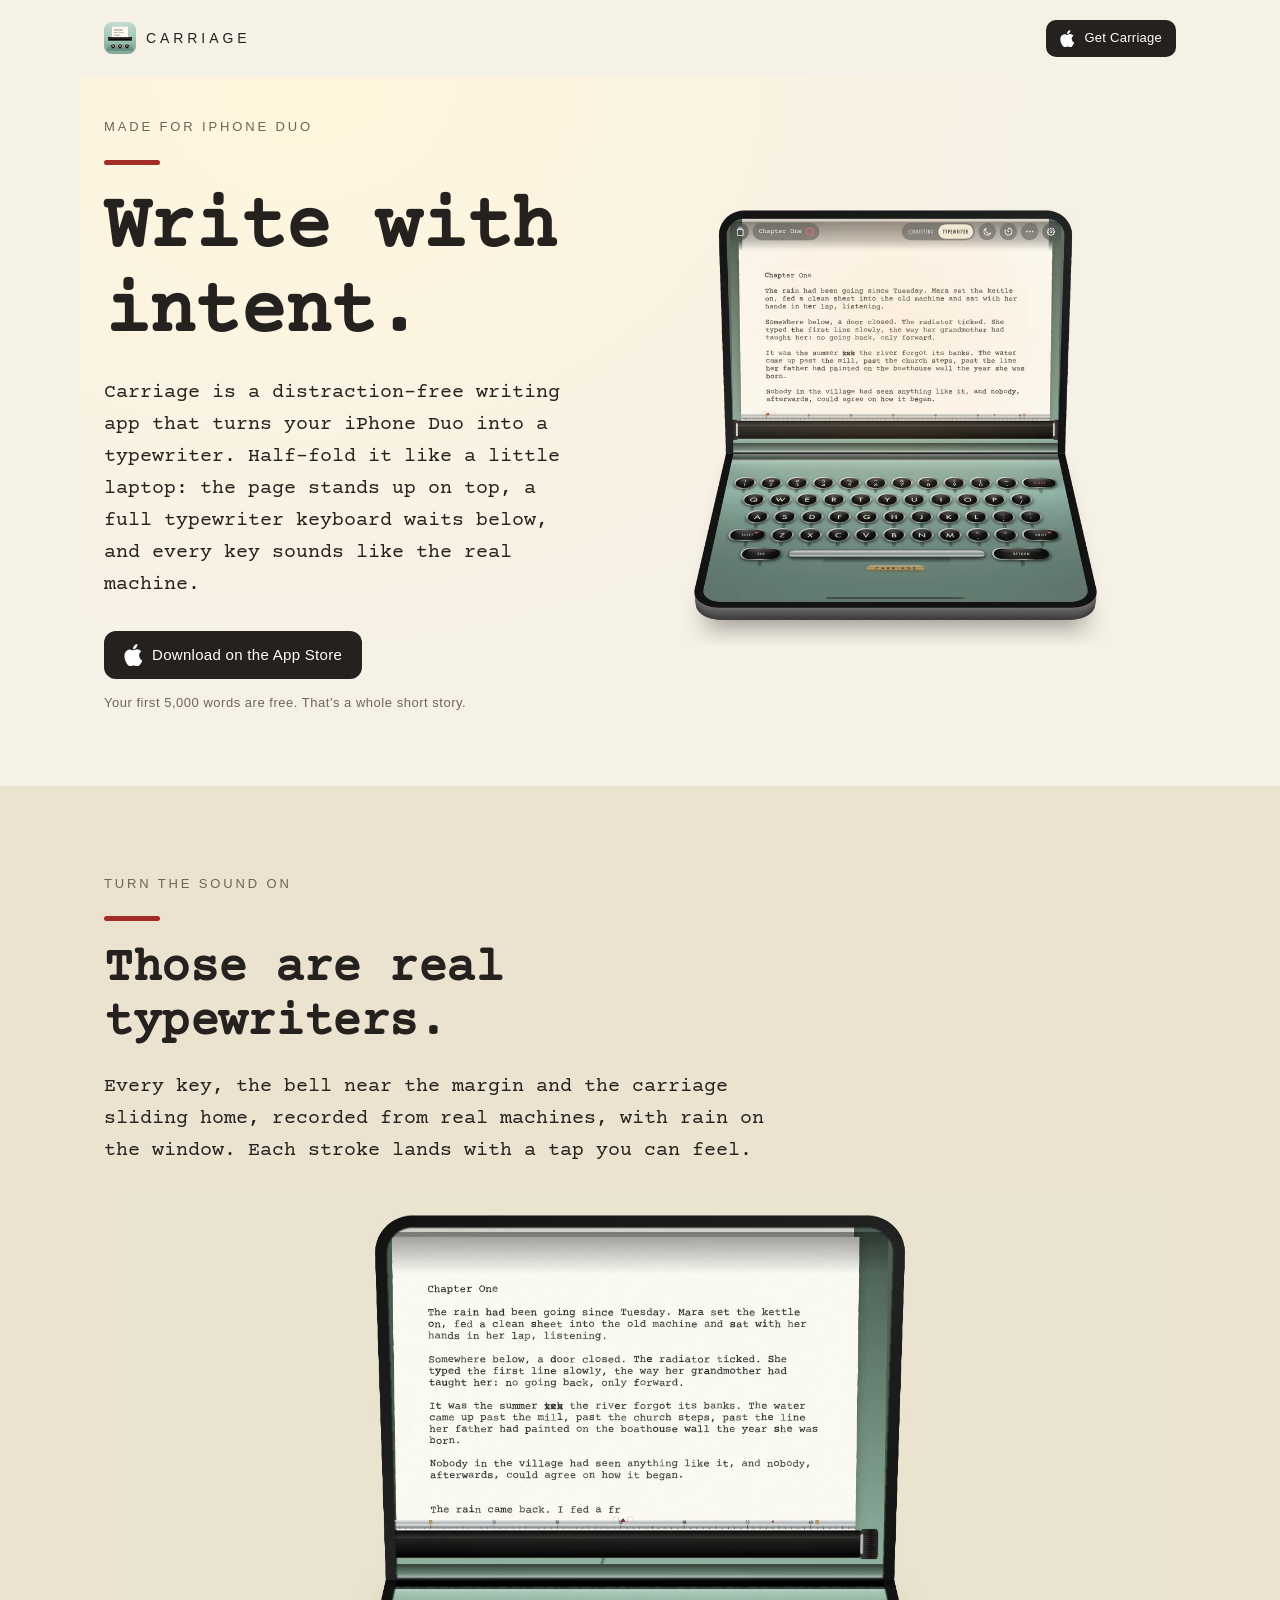
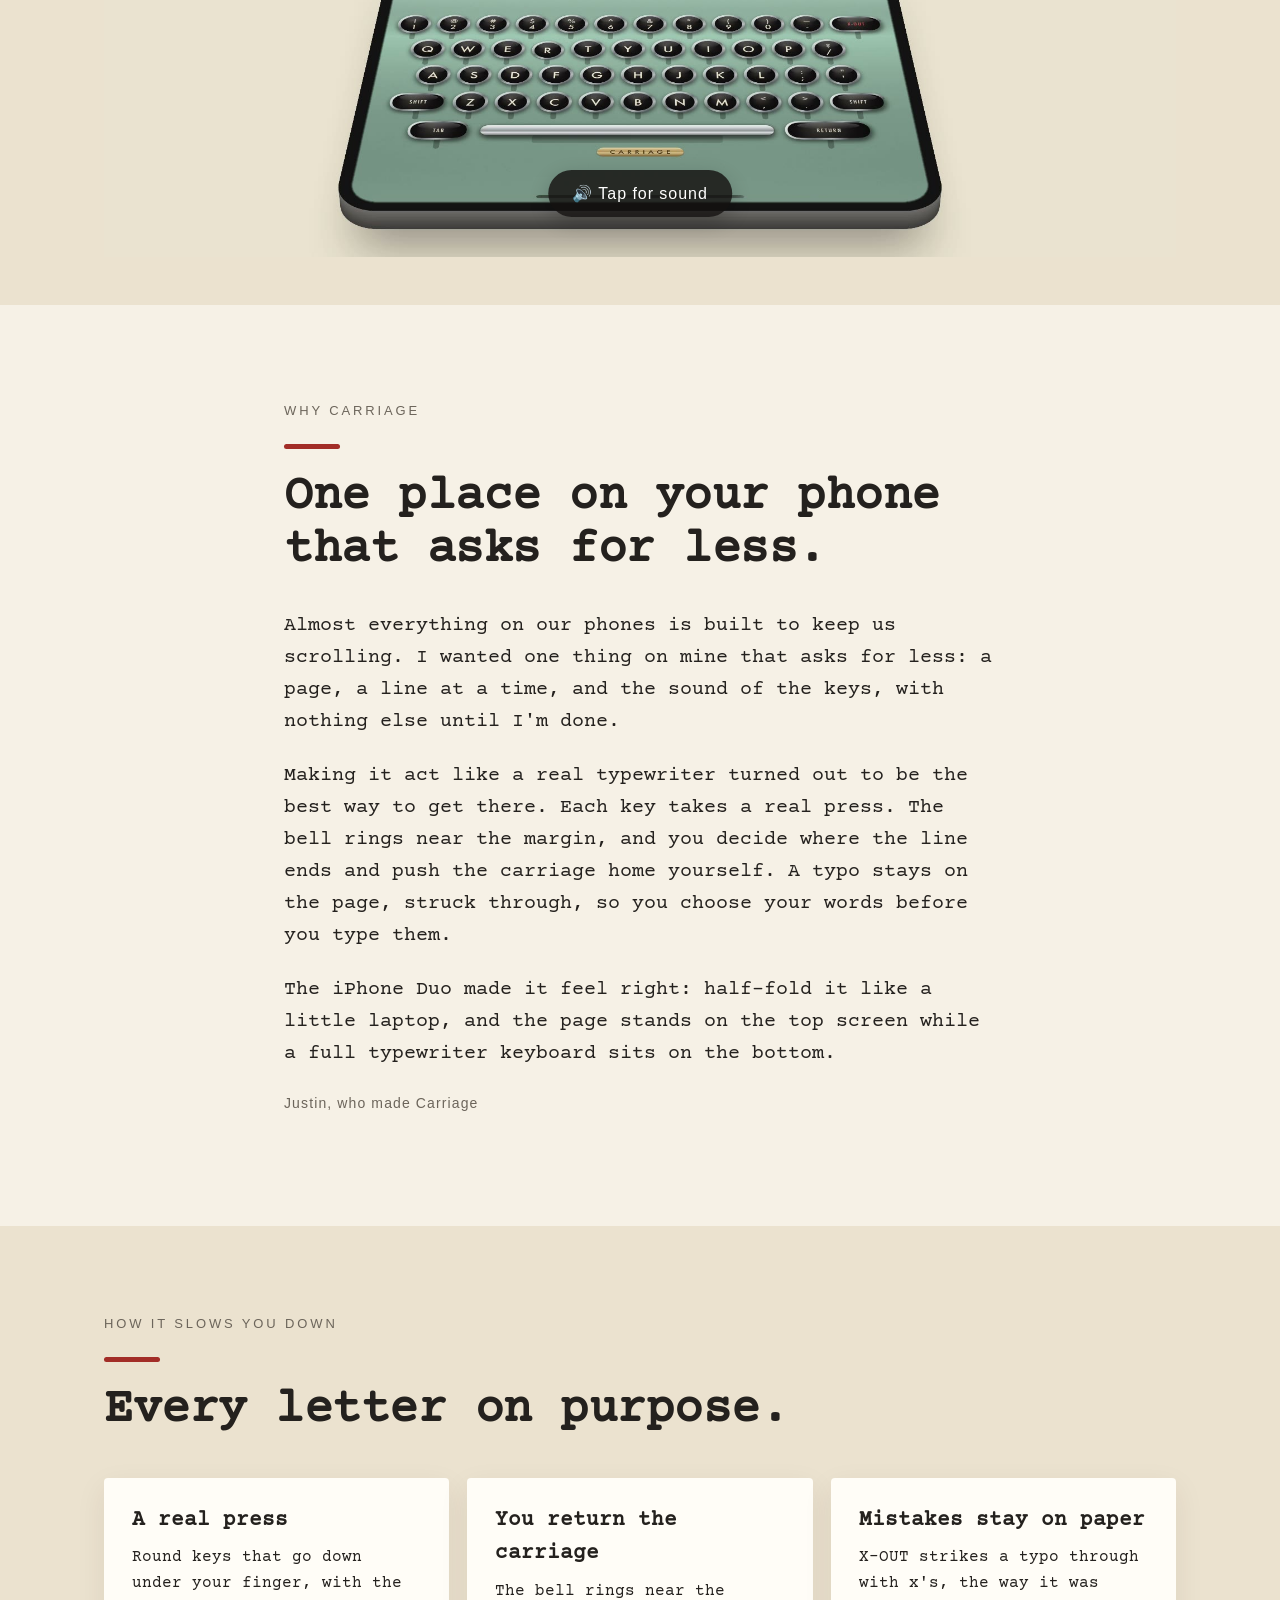
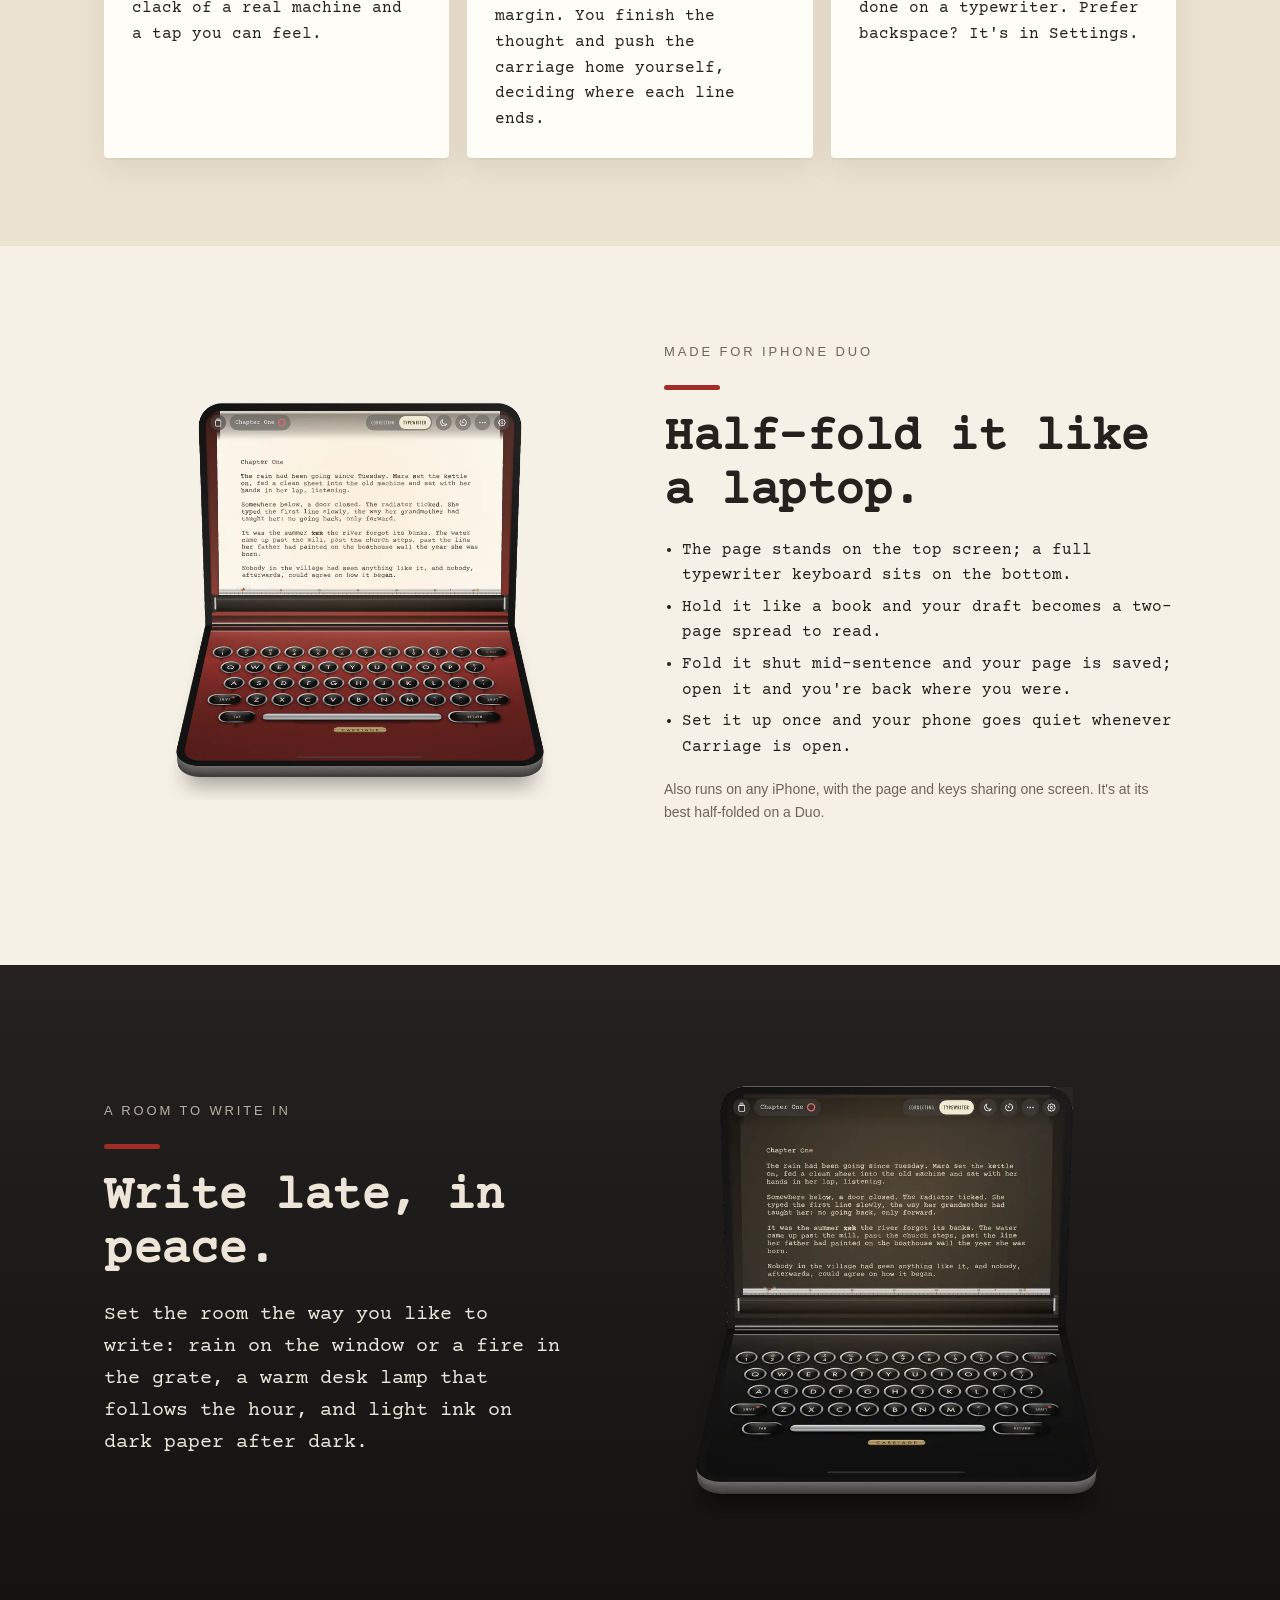
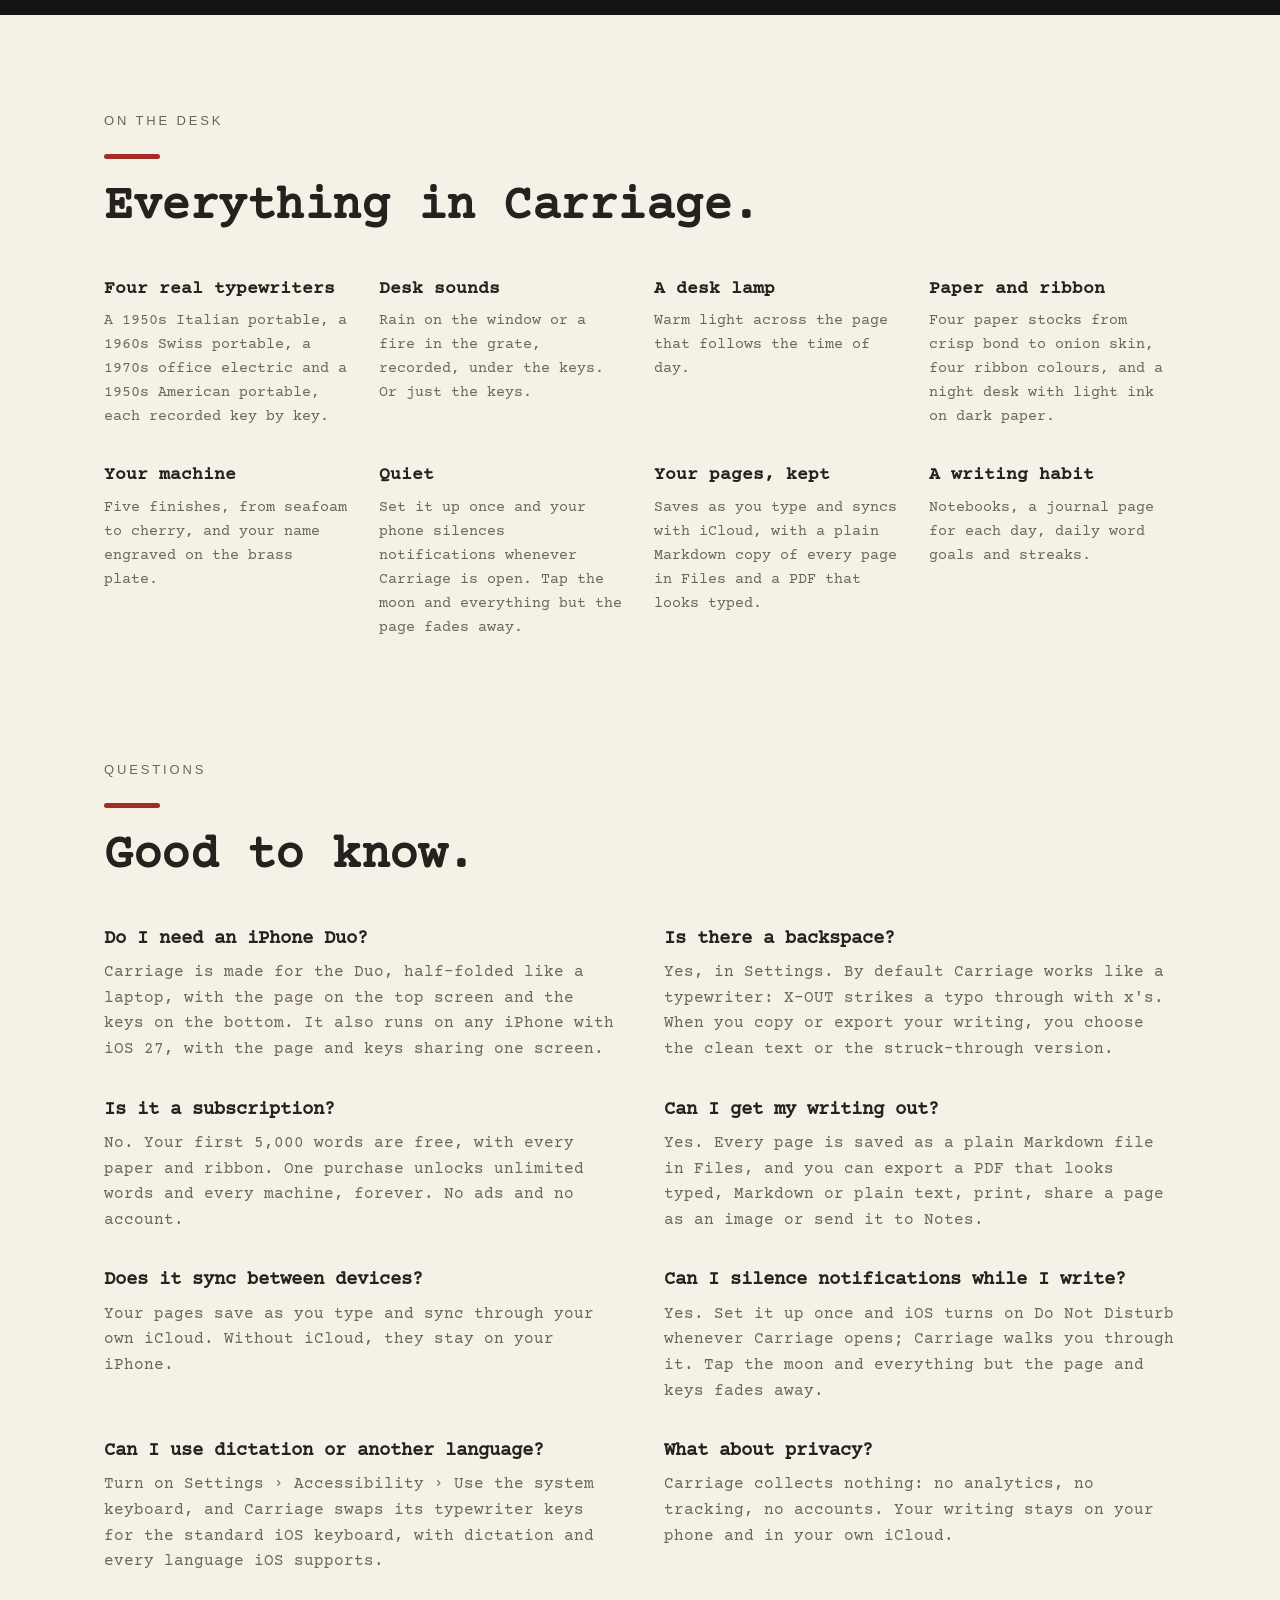
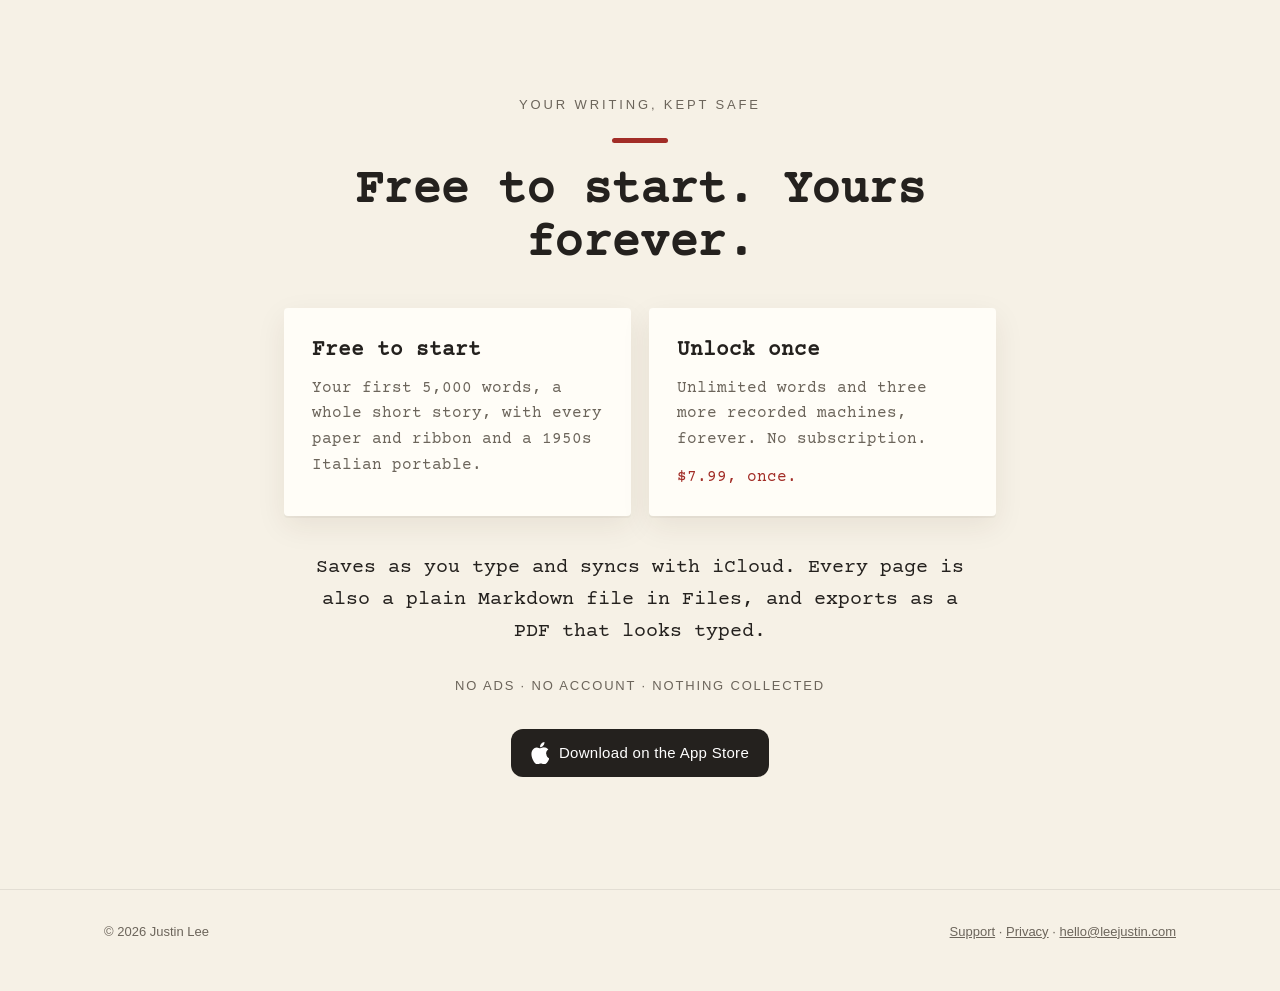
<file: web/index.html>
<!doctype html>
<html lang="en">
<head>
<meta charset="utf-8">
<meta name="viewport" content="width=device-width, initial-scale=1">
<title>Carriage: Typewriter Writing App for iPhone Duo</title>
<meta name="description" content="Carriage is a distraction-free writing app that turns your iPhone into a typewriter. Half-fold an iPhone Duo: the page on top, real recorded keys below.">
<link rel="canonical" href="https://carriage.pages.dev/">
<meta name="apple-itunes-app" content="app-id=6825005564">
<meta property="og:type" content="website">
<meta property="og:site_name" content="Carriage">
<meta property="og:title" content="Carriage: a typewriter for your iPhone Duo">
<meta property="og:description" content="Carriage turns your iPhone Duo into a typewriter: real recorded keys, a bell at the margin, and a carriage you push home yourself.">
<meta property="og:image" content="https://carriage.pages.dev/assets/og.jpg">
<meta property="og:image:width" content="1200">
<meta property="og:image:height" content="630">
<meta property="og:image:alt" content="Carriage on an iPhone Duo, half-folded like a laptop, with a typed page above and typewriter keys below.">
<meta property="og:url" content="https://carriage.pages.dev/">
<meta name="twitter:card" content="summary_large_image">
<meta name="theme-color" content="#f6f1e6">
<script type="application/ld+json">
{
  "@context": "https://schema.org",
  "@type": "FAQPage",
  "mainEntity": [
    {
      "@type": "Question",
      "name": "Do I need an iPhone Duo?",
      "acceptedAnswer": {
        "@type": "Answer",
        "text": "Carriage is made for the Duo, half-folded like a laptop, with the page on the top screen and the keys on the bottom. It also runs on any iPhone with iOS 27, with the page and keys sharing one screen."
      }
    },
    {
      "@type": "Question",
      "name": "Is there a backspace?",
      "acceptedAnswer": {
        "@type": "Answer",
        "text": "Yes, in Settings. By default Carriage works like a typewriter: X-OUT strikes a typo through with x's. When you copy or export your writing, you choose the clean text or the struck-through version."
      }
    },
    {
      "@type": "Question",
      "name": "Is it a subscription?",
      "acceptedAnswer": {
        "@type": "Answer",
        "text": "No. Your first 5,000 words are free, with every paper and ribbon. One purchase unlocks unlimited words and every machine, forever. No ads and no account."
      }
    },
    {
      "@type": "Question",
      "name": "Can I get my writing out?",
      "acceptedAnswer": {
        "@type": "Answer",
        "text": "Yes. Every page is saved as a plain Markdown file in Files, and you can export a PDF that looks typed, Markdown or plain text, print, share a page as an image or send it to Notes."
      }
    },
    {
      "@type": "Question",
      "name": "Does it sync between devices?",
      "acceptedAnswer": {
        "@type": "Answer",
        "text": "Your pages save as you type and sync through your own iCloud. Without iCloud, they stay on your iPhone."
      }
    },
    {
      "@type": "Question",
      "name": "Can I silence notifications while I write?",
      "acceptedAnswer": {
        "@type": "Answer",
        "text": "Yes. Set it up once and iOS turns on Do Not Disturb whenever Carriage opens; Carriage walks you through it. Tap the moon and everything but the page and keys fades away."
      }
    },
    {
      "@type": "Question",
      "name": "Can I use dictation or another language?",
      "acceptedAnswer": {
        "@type": "Answer",
        "text": "Turn on Settings › Accessibility › Use the system keyboard, and Carriage swaps its typewriter keys for the standard iOS keyboard, with dictation and every language iOS supports."
      }
    },
    {
      "@type": "Question",
      "name": "What about privacy?",
      "acceptedAnswer": {
        "@type": "Answer",
        "text": "Carriage collects nothing: no analytics, no tracking, no accounts. Your writing stays on your phone and in your own iCloud."
      }
    }
  ]
}
</script>
<script type="application/ld+json">
{
  "@context": "https://schema.org",
  "@type": "MobileApplication",
  "name": "Carriage: Typewriter",
  "alternateName": "Carriage",
  "description": "A distraction-free writing app that turns your iPhone into a typewriter. Half-fold an iPhone Duo and the page stands up while a full typewriter keyboard waits below, every key recorded from a real machine.",
  "url": "https://carriage.pages.dev/",
  "image": "https://carriage.pages.dev/assets/og.jpg",
  "operatingSystem": "iOS 27",
  "applicationCategory": "ProductivityApplication",
  "downloadUrl": "https://apps.apple.com/us/app/carriage-typewriter/id6825005564",
  "installUrl": "https://apps.apple.com/us/app/carriage-typewriter/id6825005564",
  "author": { "@type": "Person", "name": "Justin Lee" },
  "offers": { "@type": "Offer", "price": "0", "priceCurrency": "USD" }
}
</script>
<link rel="icon" type="image/png" href="assets/icon-64.png">
<link rel="apple-touch-icon" href="assets/icon-180.png">
<style>
@font-face { font-family: "Courier Prime"; src: url("assets/CourierPrime-Regular.ttf") format("truetype"); font-display: swap; }
:root {
  --paper: #f6f1e6; --desk: #ebe2cf; --ink: #24211e; --soft: #6c655b; --ribbon: #a22d27;
  --night: #1b1917; --night-ink: #ede6d8;
  --type: "Courier Prime", "Courier New", Courier, monospace;
  --label: Futura, "Avenir Next", "Trebuchet MS", sans-serif;
}
* { box-sizing: border-box; }
html { -webkit-text-size-adjust: 100%; }
body { margin: 0; background: var(--paper); color: var(--ink); font-family: var(--type); line-height: 1.6; }
img, video { display: block; max-width: 100%; height: auto; }
a { color: var(--ribbon); }
.wrap { max-width: 1120px; margin: 0 auto; padding: 0 24px; }

.top { display: flex; align-items: center; justify-content: space-between; padding-block: 20px; }
.brand { display: flex; align-items: center; gap: 10px; font-family: var(--label); letter-spacing: .28em; font-size: 14px; text-decoration: none; color: var(--ink); }
.brand img { width: 32px; height: 32px; border-radius: 8px; }

.store { display: inline-flex; align-items: center; gap: 10px; background: var(--ink); color: #fff; text-decoration: none; border-radius: 12px; padding: 12px 20px; font-family: var(--label); font-size: 15px; letter-spacing: .02em; }
.store svg { width: 18px; height: 22px; fill: currentColor; }
.store.small { padding: 8px 14px; font-size: 13px; border-radius: 10px; }
.store.small svg { width: 14px; height: 17px; }

.label { font-family: var(--label); text-transform: uppercase; letter-spacing: .22em; font-size: 13px; color: var(--soft); }
.rule { width: 56px; height: 5px; border-radius: 3px; background: var(--ribbon); margin: 22px 0; }
h1, h2 { font-weight: 700; line-height: 1.12; margin: 0; letter-spacing: -.01em; }
h1 { font-size: clamp(40px, 6.4vw, 76px); }
h2 { font-size: clamp(30px, 4.2vw, 48px); }
p.lead { font-size: clamp(17px, 1.8vw, 20px); max-width: 34em; }

.hero { display: grid; grid-template-columns: 1fr 1.15fr; align-items: center; gap: 24px; padding-block: 40px 72px;
  background: radial-gradient(ellipse at 20% 0%, #fff6dc 0, transparent 60%); }
.hero .cta { display: flex; align-items: center; flex-wrap: wrap; gap: 14px 18px; margin-top: 30px; }
.hero .note { font-family: var(--label); font-size: 13px; color: var(--soft); letter-spacing: .04em; }

.listen { background: var(--desk); padding-block: 88px 48px; }
.listen .intro { max-width: 760px; }
.film { position: relative; margin-top: 8px; }
.film video { width: 100%; height: auto; aspect-ratio: 1920 / 1200; background: var(--desk); }
.sound { position: absolute; left: 50%; bottom: 6%; transform: translateX(-50%); border: 0; border-radius: 999px; padding: 14px 24px; font-family: var(--label); font-size: 16px; letter-spacing: .06em; color: #fff; background: rgba(20,18,16,.82); cursor: pointer; white-space: nowrap; box-shadow: 0 6px 20px rgba(0,0,0,.2); }

.features { padding-block: 96px 40px; }
.feature { display: grid; grid-template-columns: 1fr 1fr; align-items: center; gap: 48px; margin-bottom: 88px; }
.feature.flip .art { order: 2; }
.feature ul { padding-left: 1.1em; margin: 18px 0 0; }
.feature li { margin: 6px 0; }

.story { padding-block: 96px; }
.story .wrap { max-width: 760px; }
.story p { font-size: clamp(17px, 1.8vw, 20px); margin: 0 0 1.1em; }
.story .sign { font-family: var(--label); font-size: 14px; letter-spacing: .08em; color: var(--soft); }
.slow { background: var(--desk); padding-block: 88px; }
.slow .cards { display: grid; grid-template-columns: repeat(3, minmax(0, 1fr)); gap: 18px; margin-top: 40px; }
.slow .card p { color: var(--ink); }
.also { font-family: var(--label); font-size: 14px; color: var(--soft); margin-top: 18px; }
.desk { padding-block: 96px 24px; }
.desk .grid { display: grid; grid-template-columns: repeat(4, minmax(0, 1fr)); gap: 32px 28px; margin-top: 40px; }
.desk h3 { font-size: 18px; margin: 0 0 6px; }
.desk p { margin: 0; color: var(--soft); font-size: 15px; }
.faq .grid { grid-template-columns: repeat(2, minmax(0, 1fr)); gap: 32px 48px; }
.faq h3 { font-size: 19px; }
.faq p { font-size: 16px; }
@media (max-width: 980px) { .desk .grid { grid-template-columns: repeat(2, minmax(0, 1fr)); } }
@media (max-width: 520px) { .desk .grid, .faq .grid { grid-template-columns: minmax(0, 1fr); } }
.night { background: linear-gradient(#24211f, #141312); color: var(--night-ink); padding: 96px 0; }
.night .wrap { display: grid; grid-template-columns: 1fr 1.2fr; gap: 48px; align-items: center; }
.night .label { color: #b9b0a2; }

.price { padding: 96px 0; text-align: center; }
.price .wrap { max-width: 760px; }
.price .rule { margin: 22px auto; }
.price .cards { display: grid; grid-template-columns: 1fr 1fr; gap: 18px; margin: 36px 0; text-align: left; }
.card { background: #fffdf7; border-radius: 4px; padding: 26px 28px; box-shadow: 0 2px 0 rgba(0,0,0,.04), 0 10px 30px rgba(60,40,10,.08); }
.card h3 { margin: 0 0 8px; font-size: 21px; }
.card p { margin: 0; color: var(--soft); }
.promises { font-family: var(--label); letter-spacing: .14em; font-size: 13px; text-transform: uppercase; color: var(--soft); }

footer { border-top: 1px solid rgba(0,0,0,.08); padding: 32px 0 48px; font-family: var(--label); font-size: 13px; color: var(--soft); }
footer .wrap { display: flex; flex-wrap: wrap; gap: 10px 24px; justify-content: space-between; }
footer a { color: var(--soft); }

@media (max-width: 820px) {
  .hero, .feature, .night .wrap, .price .cards, .slow .cards { grid-template-columns: minmax(0, 1fr); }
  .hero { padding-top: 16px; }
  .feature .art, .feature.flip .art { order: -1; }
  .listen .wrap { justify-items: center; text-align: left; }
  .top .store span.long { display: none; }
}
</style>
</head>
<body>

<header class="wrap top">
  <a class="brand" href="./"><img src="assets/icon-64.png" alt="">CARRIAGE</a>
  <a class="store small" href="https://apps.apple.com/us/app/carriage-typewriter/id6825005564">
    <svg viewBox="0 0 17 20" aria-hidden="true"><path d="M14.2 10.6c0-2.6 2.1-3.8 2.2-3.9-1.2-1.8-3.1-2-3.7-2-1.6-.2-3.1.9-3.9.9-.8 0-2-.9-3.3-.9C3.8 4.8 2.2 5.8 1.3 7.4c-1.9 3.2-.5 8 1.3 10.6.9 1.3 1.9 2.7 3.3 2.6 1.3-.1 1.8-.8 3.4-.8s2 .8 3.4.8c1.4 0 2.3-1.3 3.2-2.6 1-1.5 1.4-2.9 1.4-3-.1 0-2.8-1.1-2.9-4.4zM11.6 3C12.3 2.1 12.8.9 12.7-.3c-1 .1-2.3.7-3 1.6-.7.8-1.3 2-1.1 3.2 1.1.1 2.3-.6 3-1.5z"/></svg>
    <span>Get <span class="long">Carriage</span></span>
  </a>
</header>

<main>
  <section class="wrap hero">
    <div>
      <div class="label">Made for iPhone Duo</div>
      <div class="rule"></div>
      <h1>Write with intent.</h1>
      <p class="lead">Carriage is a distraction-free writing app that turns your iPhone Duo into a typewriter. Half-fold it like a little laptop: the page stands up on top, a full typewriter keyboard waits below, and every key sounds like the real machine.</p>
      <div class="cta">
        <a class="store" href="https://apps.apple.com/us/app/carriage-typewriter/id6825005564">
          <svg viewBox="0 0 17 20" aria-hidden="true"><path d="M14.2 10.6c0-2.6 2.1-3.8 2.2-3.9-1.2-1.8-3.1-2-3.7-2-1.6-.2-3.1.9-3.9.9-.8 0-2-.9-3.3-.9C3.8 4.8 2.2 5.8 1.3 7.4c-1.9 3.2-.5 8 1.3 10.6.9 1.3 1.9 2.7 3.3 2.6 1.3-.1 1.8-.8 3.4-.8s2 .8 3.4.8c1.4 0 2.3-1.3 3.2-2.6 1-1.5 1.4-2.9 1.4-3-.1 0-2.8-1.1-2.9-4.4zM11.6 3C12.3 2.1 12.8.9 12.7-.3c-1 .1-2.3.7-3 1.6-.7.8-1.3 2-1.1 3.2 1.1.1 2.3-.6 3-1.5z"/></svg>
          Download on the App Store
        </a>
        <span class="note">Your first 5,000 words are free. That's a whole short story.</span>
      </div>
    </div>
    <img src="assets/laptop-seafoam-1600.webp" srcset="assets/laptop-seafoam-1000.webp 1000w, assets/laptop-seafoam-1600.webp 1600w" sizes="(max-width: 820px) 92vw, 600px" width="1600" height="1312" alt="An iPhone Duo half-folded like a laptop, showing a typed page on the top half and round typewriter keys on the bottom half.">
  </section>

  <section class="listen">
    <div class="wrap">
      <div class="intro">
        <div class="label">Turn the sound on</div>
        <div class="rule"></div>
        <h2>Those are real typewriters.</h2>
        <p class="lead">Every key, the bell near the margin and the carriage sliding home, recorded from real machines, with rain on the window. Each stroke lands with a tap you can feel.</p>
      </div>
      <div class="film">
        <video id="demo" src="assets/typing.mp4" poster="assets/typing-poster.jpg" autoplay muted loop playsinline preload="metadata" width="1920" height="1200" aria-label="Carriage on an iPhone Duo, half-folded: a paragraph typed on the bottom screen appears on the page above, the bell rings and the carriage is pushed home."></video>
        <button class="sound" id="sound" type="button">🔊 Tap for sound</button>
      </div>
    </div>
  </section>

  <section class="story">
    <div class="wrap">
      <div class="label">Why Carriage</div>
      <div class="rule"></div>
      <h2>One place on your phone that asks for less.</h2>
      <p style="margin-top: 32px;">Almost everything on our phones is built to keep us scrolling. I wanted one thing on mine that asks for less: a page, a line at a time, and the sound of the keys, with nothing else until I'm done.</p>
      <p>Making it act like a real typewriter turned out to be the best way to get there. Each key takes a real press. The bell rings near the margin, and you decide where the line ends and push the carriage home yourself. A typo stays on the page, struck through, so you choose your words before you type them.</p>
      <p>The iPhone Duo made it feel right: half-fold it like a little laptop, and the page stands on the top screen while a full typewriter keyboard sits on the bottom.</p>
      <p class="sign">Justin, who made Carriage</p>
    </div>
  </section>

  <section class="slow">
    <div class="wrap">
      <div class="label">How it slows you down</div>
      <div class="rule"></div>
      <h2>Every letter on purpose.</h2>
      <div class="cards">
        <div class="card"><h3>A real press</h3><p>Round keys that go down under your finger, with the clack of a real machine and a tap you can feel.</p></div>
        <div class="card"><h3>You return the carriage</h3><p>The bell rings near the margin. You finish the thought and push the carriage home yourself, deciding where each line ends.</p></div>
        <div class="card"><h3>Mistakes stay on paper</h3><p>X-OUT strikes a typo through with x's, the way it was done on a typewriter. Prefer backspace? It's in Settings.</p></div>
      </div>
    </div>
  </section>

  <section class="wrap features">
    <div class="feature">
      <div class="art"><img src="assets/laptop-cherry-1600.webp" srcset="assets/laptop-cherry-1000.webp 1000w, assets/laptop-cherry-1600.webp 1600w" sizes="(max-width: 820px) 92vw, 540px" width="1600" height="1312" loading="lazy" alt="The Duo half-folded with a cherry red typewriter keyboard."></div>
      <div>
        <div class="label">Made for iPhone Duo</div>
        <div class="rule"></div>
        <h2>Half-fold it like a laptop.</h2>
        <ul>
          <li>The page stands on the top screen; a full typewriter keyboard sits on the bottom.</li>
          <li>Hold it like a book and your draft becomes a two-page spread to read.</li>
          <li>Fold it shut mid-sentence and your page is saved; open it and you're back where you were.</li>
          <li>Set it up once and your phone goes quiet whenever Carriage is open.</li>
        </ul>
        <p class="also">Also runs on any iPhone, with the page and keys sharing one screen. It's at its best half-folded on a Duo.</p>
      </div>
    </div>
  </section>

  <section class="night">
    <div class="wrap">
      <div>
        <div class="label">A room to write in</div>
        <div class="rule"></div>
        <h2>Write late, in peace.</h2>
        <p class="lead">Set the room the way you like to write: rain on the window or a fire in the grate, a warm desk lamp that follows the hour, and light ink on dark paper after dark.</p>
      </div>
      <img src="assets/laptop-night-1600.webp" srcset="assets/laptop-night-1000.webp 1000w, assets/laptop-night-1600.webp 1600w" sizes="(max-width: 820px) 92vw, 600px" width="1600" height="1312" loading="lazy" alt="The Duo half-folded at night, with light ink on dark paper and black keys.">
    </div>
  </section>

  <section class="wrap desk">
    <div class="label">On the desk</div>
    <div class="rule"></div>
    <h2>Everything in Carriage.</h2>
    <div class="grid">
      <div><h3>Four real typewriters</h3><p>A 1950s Italian portable, a 1960s Swiss portable, a 1970s office electric and a 1950s American portable, each recorded key by key.</p></div>
      <div><h3>Desk sounds</h3><p>Rain on the window or a fire in the grate, recorded, under the keys. Or just the keys.</p></div>
      <div><h3>A desk lamp</h3><p>Warm light across the page that follows the time of day.</p></div>
      <div><h3>Paper and ribbon</h3><p>Four paper stocks from crisp bond to onion skin, four ribbon colours, and a night desk with light ink on dark paper.</p></div>
      <div><h3>Your machine</h3><p>Five finishes, from seafoam to cherry, and your name engraved on the brass plate.</p></div>
      <div><h3>Quiet</h3><p>Set it up once and your phone silences notifications whenever Carriage is open. Tap the moon and everything but the page fades away.</p></div>
      <div><h3>Your pages, kept</h3><p>Saves as you type and syncs with iCloud, with a plain Markdown copy of every page in Files and a PDF that looks typed.</p></div>
      <div><h3>A writing habit</h3><p>Notebooks, a journal page for each day, daily word goals and streaks.</p></div>
    </div>
  </section>

  <section class="wrap desk faq">
    <div class="label">Questions</div>
    <div class="rule"></div>
    <h2>Good to know.</h2>
    <div class="grid">
      <div><h3>Do I need an iPhone Duo?</h3><p>Carriage is made for the Duo, half-folded like a laptop, with the page on the top screen and the keys on the bottom. It also runs on any iPhone with iOS 27, with the page and keys sharing one screen.</p></div>
      <div><h3>Is there a backspace?</h3><p>Yes, in Settings. By default Carriage works like a typewriter: X-OUT strikes a typo through with x&#x27;s. When you copy or export your writing, you choose the clean text or the struck-through version.</p></div>
      <div><h3>Is it a subscription?</h3><p>No. Your first 5,000 words are free, with every paper and ribbon. One purchase unlocks unlimited words and every machine, forever. No ads and no account.</p></div>
      <div><h3>Can I get my writing out?</h3><p>Yes. Every page is saved as a plain Markdown file in Files, and you can export a PDF that looks typed, Markdown or plain text, print, share a page as an image or send it to Notes.</p></div>
      <div><h3>Does it sync between devices?</h3><p>Your pages save as you type and sync through your own iCloud. Without iCloud, they stay on your iPhone.</p></div>
      <div><h3>Can I silence notifications while I write?</h3><p>Yes. Set it up once and iOS turns on Do Not Disturb whenever Carriage opens; Carriage walks you through it. Tap the moon and everything but the page and keys fades away.</p></div>
      <div><h3>Can I use dictation or another language?</h3><p>Turn on Settings › Accessibility › Use the system keyboard, and Carriage swaps its typewriter keys for the standard iOS keyboard, with dictation and every language iOS supports.</p></div>
      <div><h3>What about privacy?</h3><p>Carriage collects nothing: no analytics, no tracking, no accounts. Your writing stays on your phone and in your own iCloud.</p></div>
    </div>
  </section>

  <section class="price">
    <div class="wrap">
      <div class="label">Your writing, kept safe</div>
      <div class="rule"></div>
      <h2>Free to start. Yours forever.</h2>
      <div class="cards">
        <div class="card"><h3>Free to start</h3><p>Your first 5,000 words, a whole short story, with every paper and ribbon and a 1950s Italian portable.</p></div>
        <div class="card"><h3>Unlock once</h3><p>Unlimited words and three more recorded machines, forever. No subscription.</p><p class="price-line" id="price" style="margin-top: 12px; color: var(--ribbon);">$4.99 launch price, until October 30. Then $7.99.</p></div>
      </div>
      <p class="lead" style="margin: 0 auto 28px;">Saves as you type and syncs with iCloud. Every page is also a plain Markdown file in Files, and exports as a PDF that looks typed.</p>
      <p class="promises">No ads · No account · Nothing collected</p>
      <p style="margin-top: 32px;"><a class="store" href="https://apps.apple.com/us/app/carriage-typewriter/id6825005564">
        <svg viewBox="0 0 17 20" aria-hidden="true"><path d="M14.2 10.6c0-2.6 2.1-3.8 2.2-3.9-1.2-1.8-3.1-2-3.7-2-1.6-.2-3.1.9-3.9.9-.8 0-2-.9-3.3-.9C3.8 4.8 2.2 5.8 1.3 7.4c-1.9 3.2-.5 8 1.3 10.6.9 1.3 1.9 2.7 3.3 2.6 1.3-.1 1.8-.8 3.4-.8s2 .8 3.4.8c1.4 0 2.3-1.3 3.2-2.6 1-1.5 1.4-2.9 1.4-3-.1 0-2.8-1.1-2.9-4.4zM11.6 3C12.3 2.1 12.8.9 12.7-.3c-1 .1-2.3.7-3 1.6-.7.8-1.3 2-1.1 3.2 1.1.1 2.3-.6 3-1.5z"/></svg>
        Download on the App Store
      </a></p>
    </div>
  </section>
</main>

<footer>
  <div class="wrap">
    <span>© 2026 Justin Lee</span>
    <span><a href="/support">Support</a> · <a href="/privacy">Privacy</a> · <a href="mailto:hello@leejustin.com">hello@leejustin.com</a></span>
  </div>
</footer>

<script>
  // The launch price ends at midnight Pacific on October 30, 2026; after that the page shows the regular price.
  if (Date.now() >= Date.parse("2026-10-30T07:00:00Z")) {
    document.getElementById("price").textContent = "$7.99, once.";
  }
  const video = document.getElementById("demo");
  const button = document.getElementById("sound");
  button.addEventListener("click", () => {
    video.muted = !video.muted;
    if (!video.muted) { video.currentTime = 0; video.play(); }
    button.textContent = video.muted ? "🔊 Tap for sound" : "🔇 Mute";
  });
</script>
</body>
</html>
</file>
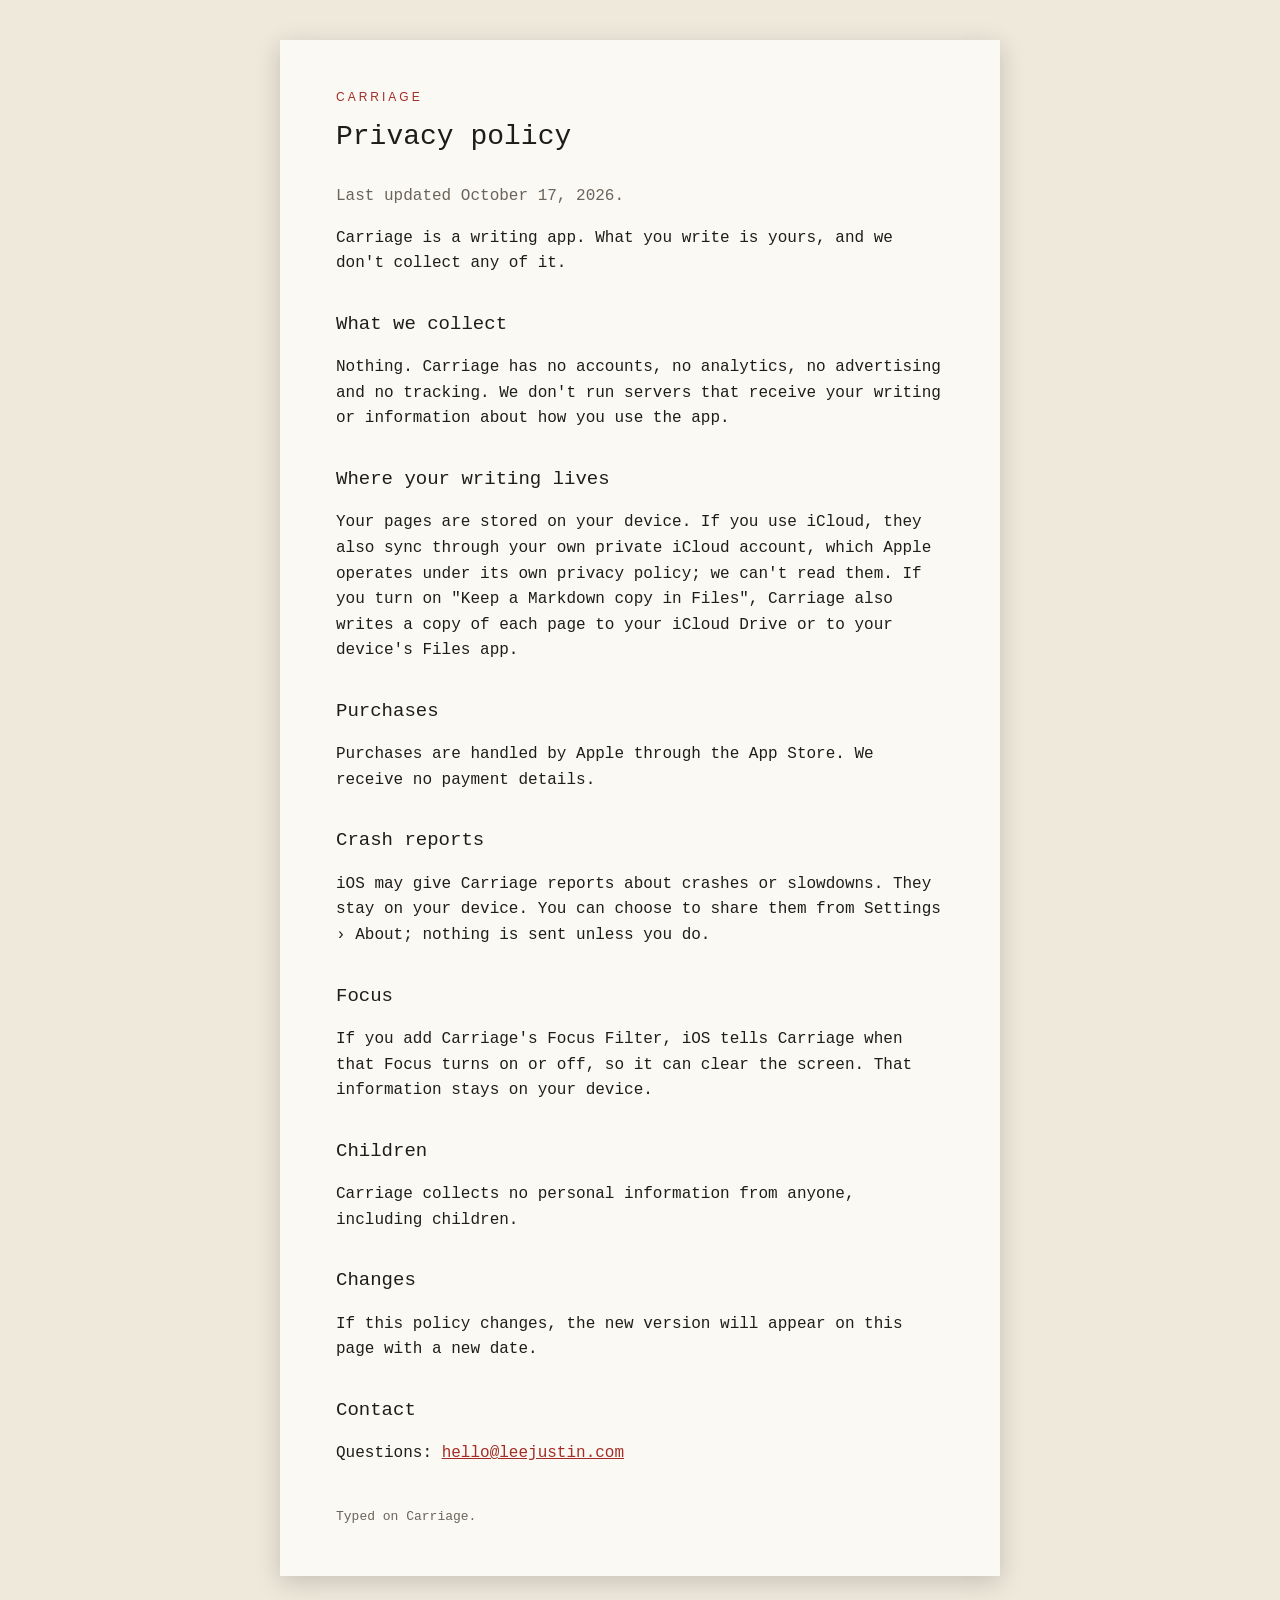
<file: web/privacy.html>
<!doctype html>
<html lang="en">
<head>
<meta charset="utf-8">
<meta name="viewport" content="width=device-width, initial-scale=1">
<meta name="description" content="Carriage collects nothing: no accounts, no analytics, no tracking. Your writing stays on your iPhone and in your own iCloud.">
<link rel="canonical" href="https://carriage.pages.dev/privacy">
<link rel="icon" type="image/png" href="/assets/icon-64.png">
<title>Carriage Privacy Policy</title>
<link rel="stylesheet" href="style.css">
</head>
<body>
<main>
<div class="kicker">Carriage</div>
<h1>Privacy policy</h1>
<p class="soft">Last updated October 17, 2026.</p>

<p>Carriage is a writing app. What you write is yours, and we don't collect any of it.</p>

<h2>What we collect</h2>
<p>Nothing. Carriage has no accounts, no analytics, no advertising and no tracking. We don't run servers that receive your writing or information about how you use the app.</p>

<h2>Where your writing lives</h2>
<p>Your pages are stored on your device. If you use iCloud, they also sync through your own private iCloud account, which Apple operates under its own privacy policy; we can't read them. If you turn on "Keep a Markdown copy in Files", Carriage also writes a copy of each page to your iCloud Drive or to your device's Files app.</p>

<h2>Purchases</h2>
<p>Purchases are handled by Apple through the App Store. We receive no payment details.</p>

<h2>Crash reports</h2>
<p>iOS may give Carriage reports about crashes or slowdowns. They stay on your device. You can choose to share them from Settings › About; nothing is sent unless you do.</p>

<h2>Focus</h2>
<p>If you add Carriage's Focus Filter, iOS tells Carriage when that Focus turns on or off, so it can clear the screen. That information stays on your device.</p>

<h2>Children</h2>
<p>Carriage collects no personal information from anyone, including children.</p>

<h2>Changes</h2>
<p>If this policy changes, the new version will appear on this page with a new date.</p>

<h2>Contact</h2>
<p>Questions: <a href="mailto:hello@leejustin.com">hello@leejustin.com</a></p>

<footer>Typed on Carriage.</footer>
</main>
</body>
</html>
</file>
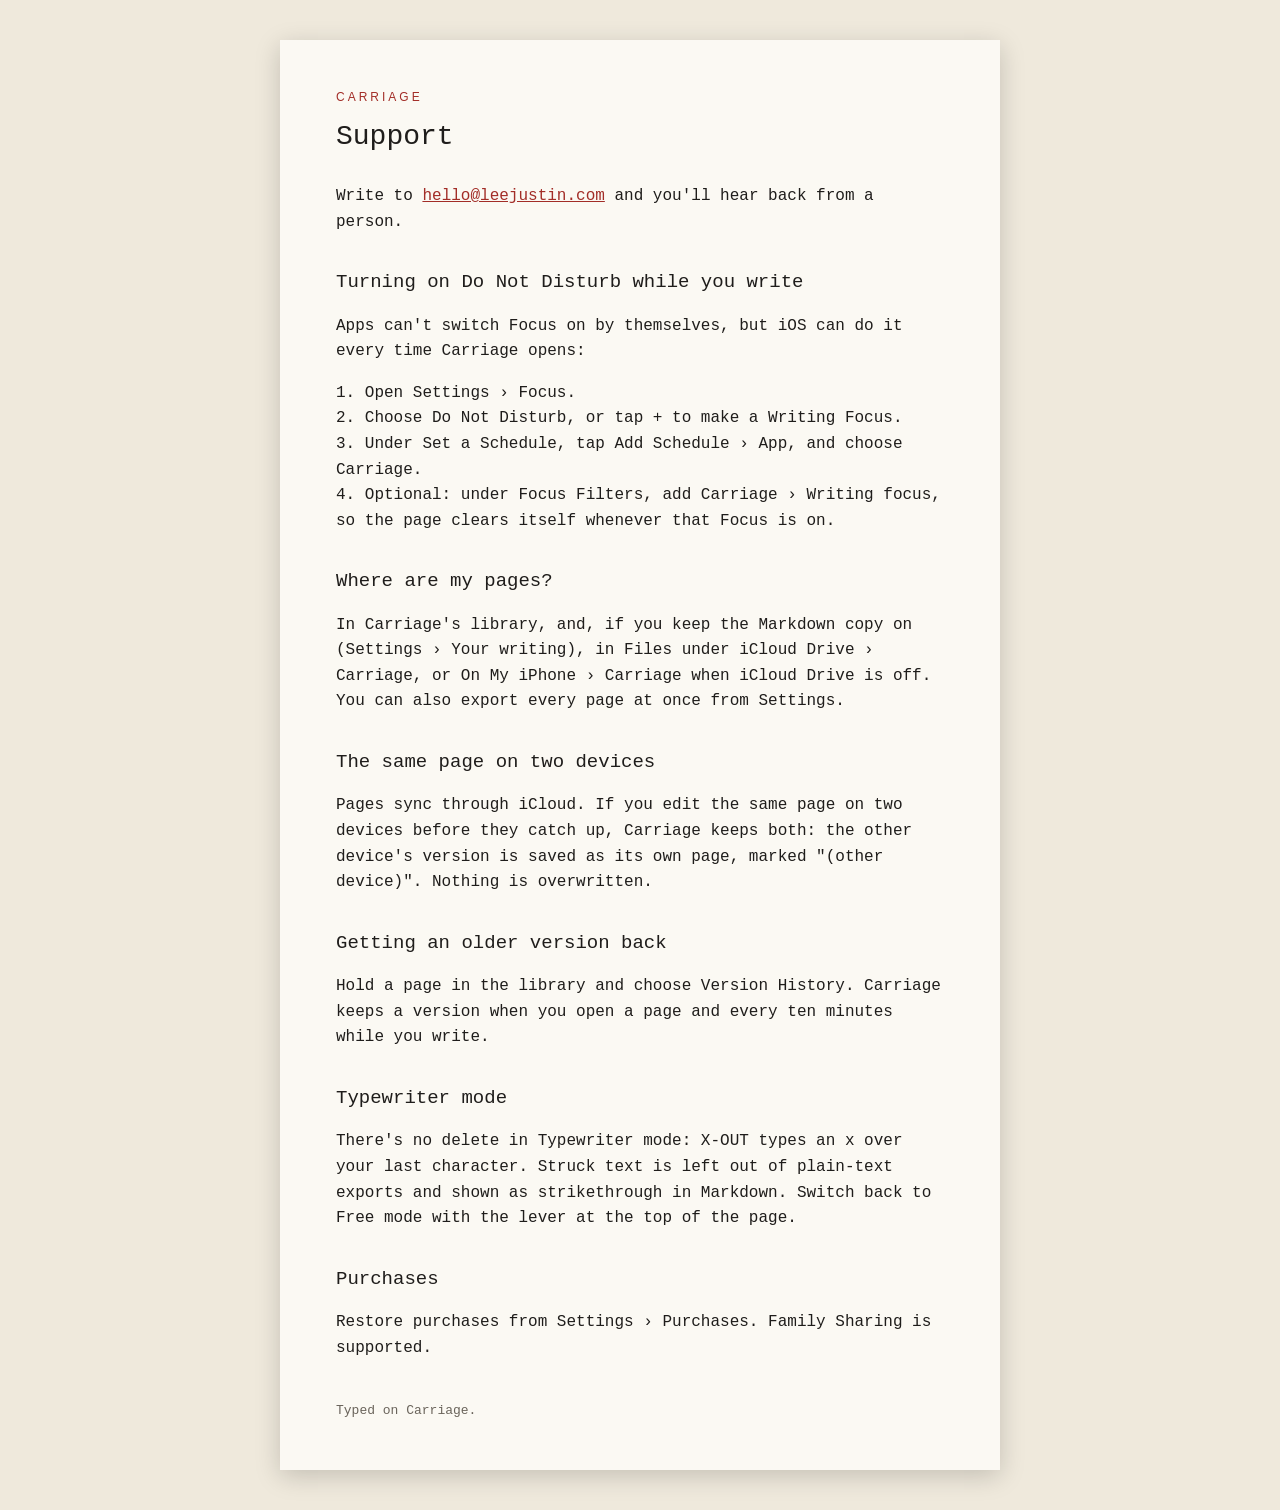
<file: web/support.html>
<!doctype html>
<html lang="en">
<head>
<meta charset="utf-8">
<meta name="viewport" content="width=device-width, initial-scale=1">
<meta name="description" content="Help with Carriage, the typewriter writing app for iPhone Duo: Do Not Disturb while you write, iCloud sync, exporting your pages, and how to reach a person.">
<link rel="canonical" href="https://carriage.pages.dev/support">
<link rel="icon" type="image/png" href="/assets/icon-64.png">
<title>Carriage Support</title>
<link rel="stylesheet" href="style.css">
</head>
<body>
<main>
<div class="kicker">Carriage</div>
<h1>Support</h1>

<p>Write to <a href="mailto:hello@leejustin.com">hello@leejustin.com</a> and you'll hear back from a person.</p>

<h2>Turning on Do Not Disturb while you write</h2>
<p>Apps can't switch Focus on by themselves, but iOS can do it every time Carriage opens:</p>
<p>1. Open Settings › Focus.<br>
2. Choose Do Not Disturb, or tap + to make a Writing Focus.<br>
3. Under Set a Schedule, tap Add Schedule › App, and choose Carriage.<br>
4. Optional: under Focus Filters, add Carriage › Writing focus, so the page clears itself whenever that Focus is on.</p>

<h2>Where are my pages?</h2>
<p>In Carriage's library, and, if you keep the Markdown copy on (Settings › Your writing), in Files under iCloud Drive › Carriage, or On My iPhone › Carriage when iCloud Drive is off. You can also export every page at once from Settings.</p>

<h2>The same page on two devices</h2>
<p>Pages sync through iCloud. If you edit the same page on two devices before they catch up, Carriage keeps both: the other device's version is saved as its own page, marked "(other device)". Nothing is overwritten.</p>

<h2>Getting an older version back</h2>
<p>Hold a page in the library and choose Version History. Carriage keeps a version when you open a page and every ten minutes while you write.</p>

<h2>Typewriter mode</h2>
<p>There's no delete in Typewriter mode: X-OUT types an x over your last character. Struck text is left out of plain-text exports and shown as strikethrough in Markdown. Switch back to Free mode with the lever at the top of the page.</p>

<h2>Purchases</h2>
<p>Restore purchases from Settings › Purchases. Family Sharing is supported.</p>

<footer>Typed on Carriage.</footer>
</main>
</body>
</html>
</file>
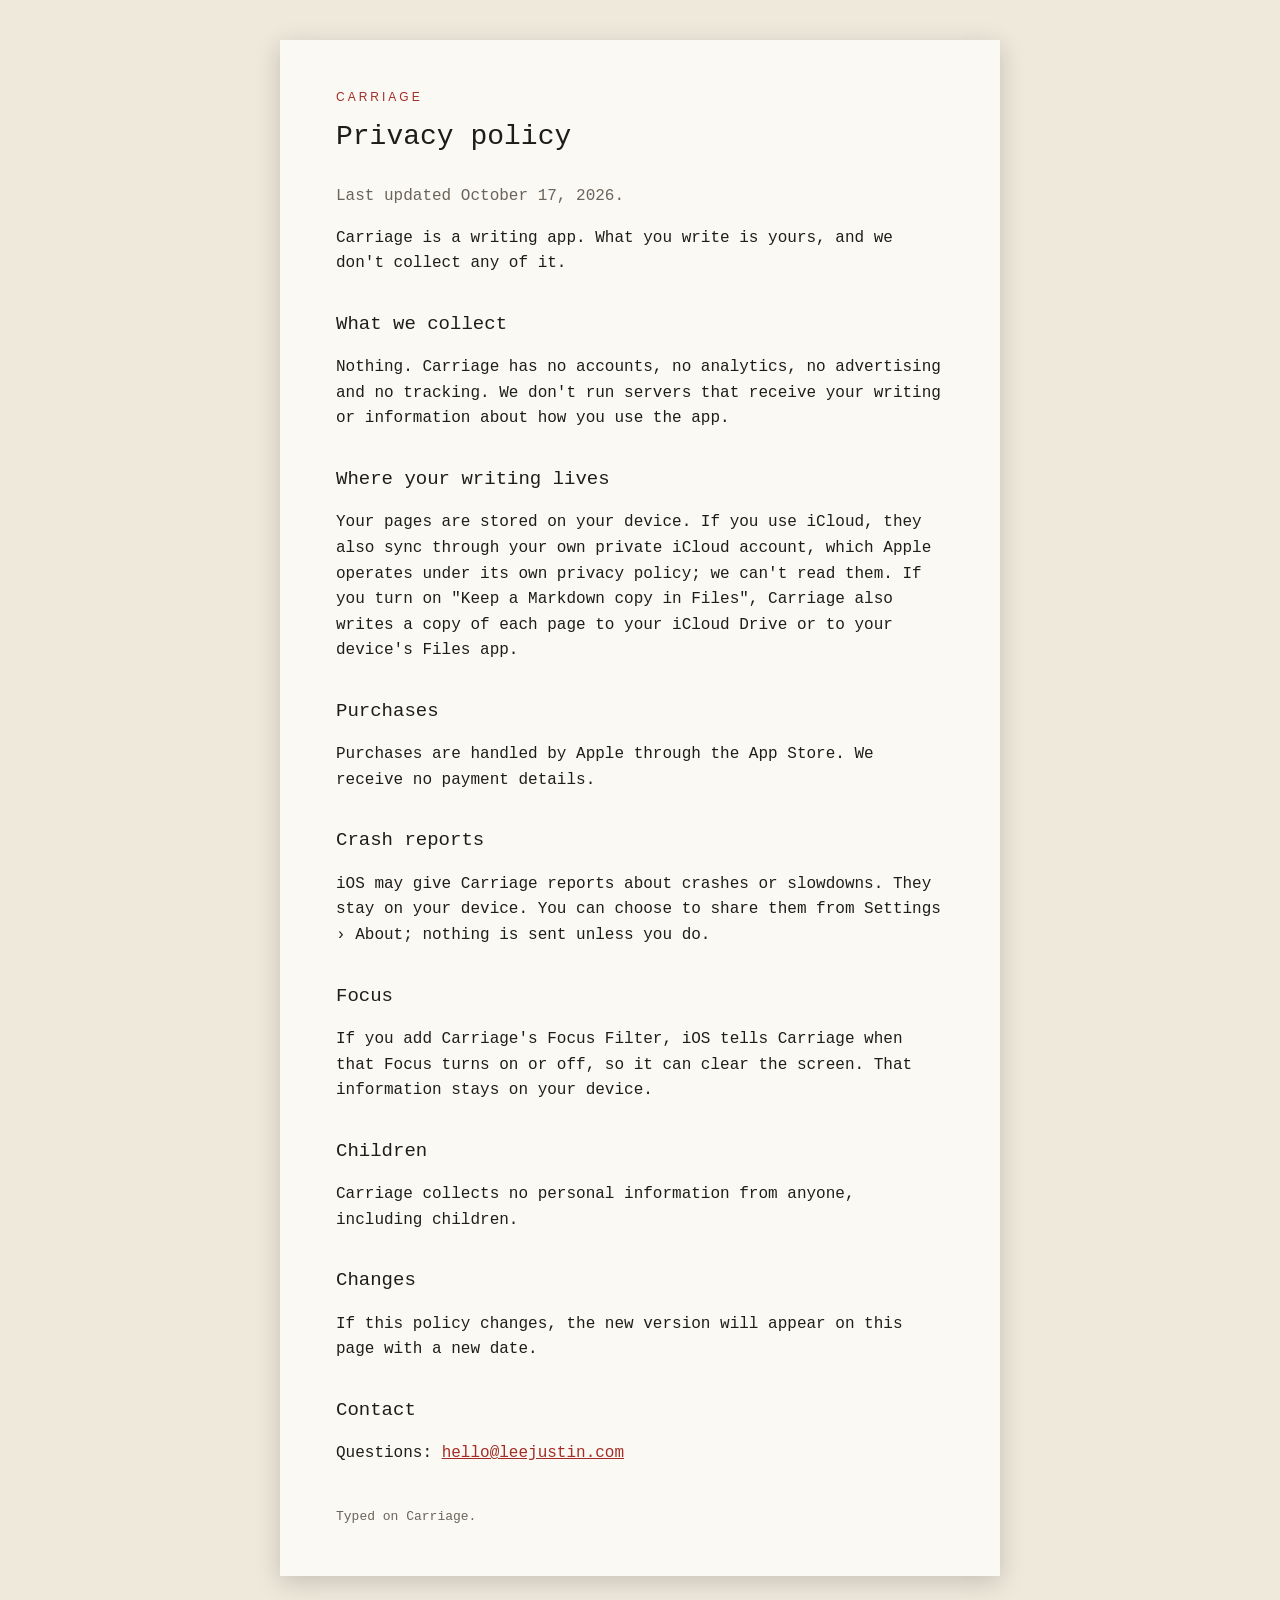
<file: docs/site/privacy.html>
<!doctype html>
<html lang="en">
<head>
<meta charset="utf-8">
<meta name="viewport" content="width=device-width, initial-scale=1">
<title>Carriage Privacy Policy</title>
<link rel="stylesheet" href="style.css">
</head>
<body>
<main>
<div class="kicker">Carriage</div>
<h1>Privacy policy</h1>
<p class="soft">Last updated October 17, 2026.</p>

<p>Carriage is a writing app. What you write is yours, and we don't collect any of it.</p>

<h2>What we collect</h2>
<p>Nothing. Carriage has no accounts, no analytics, no advertising and no tracking. We don't run servers that receive your writing or information about how you use the app.</p>

<h2>Where your writing lives</h2>
<p>Your pages are stored on your device. If you use iCloud, they also sync through your own private iCloud account, which Apple operates under its own privacy policy; we can't read them. If you turn on "Keep a Markdown copy in Files", Carriage also writes a copy of each page to your iCloud Drive or to your device's Files app.</p>

<h2>Purchases</h2>
<p>Purchases are handled by Apple through the App Store. We receive no payment details.</p>

<h2>Crash reports</h2>
<p>iOS may give Carriage reports about crashes or slowdowns. They stay on your device. You can choose to share them from Settings › About; nothing is sent unless you do.</p>

<h2>Focus</h2>
<p>If you add Carriage's Focus Filter, iOS tells Carriage when that Focus turns on or off, so it can clear the screen. That information stays on your device.</p>

<h2>Children</h2>
<p>Carriage collects no personal information from anyone, including children.</p>

<h2>Changes</h2>
<p>If this policy changes, the new version will appear on this page with a new date.</p>

<h2>Contact</h2>
<p>Questions: <a href="mailto:hello@leejustin.com">hello@leejustin.com</a></p>

<footer>Typed on Carriage.</footer>
</main>
</body>
</html>
</file>
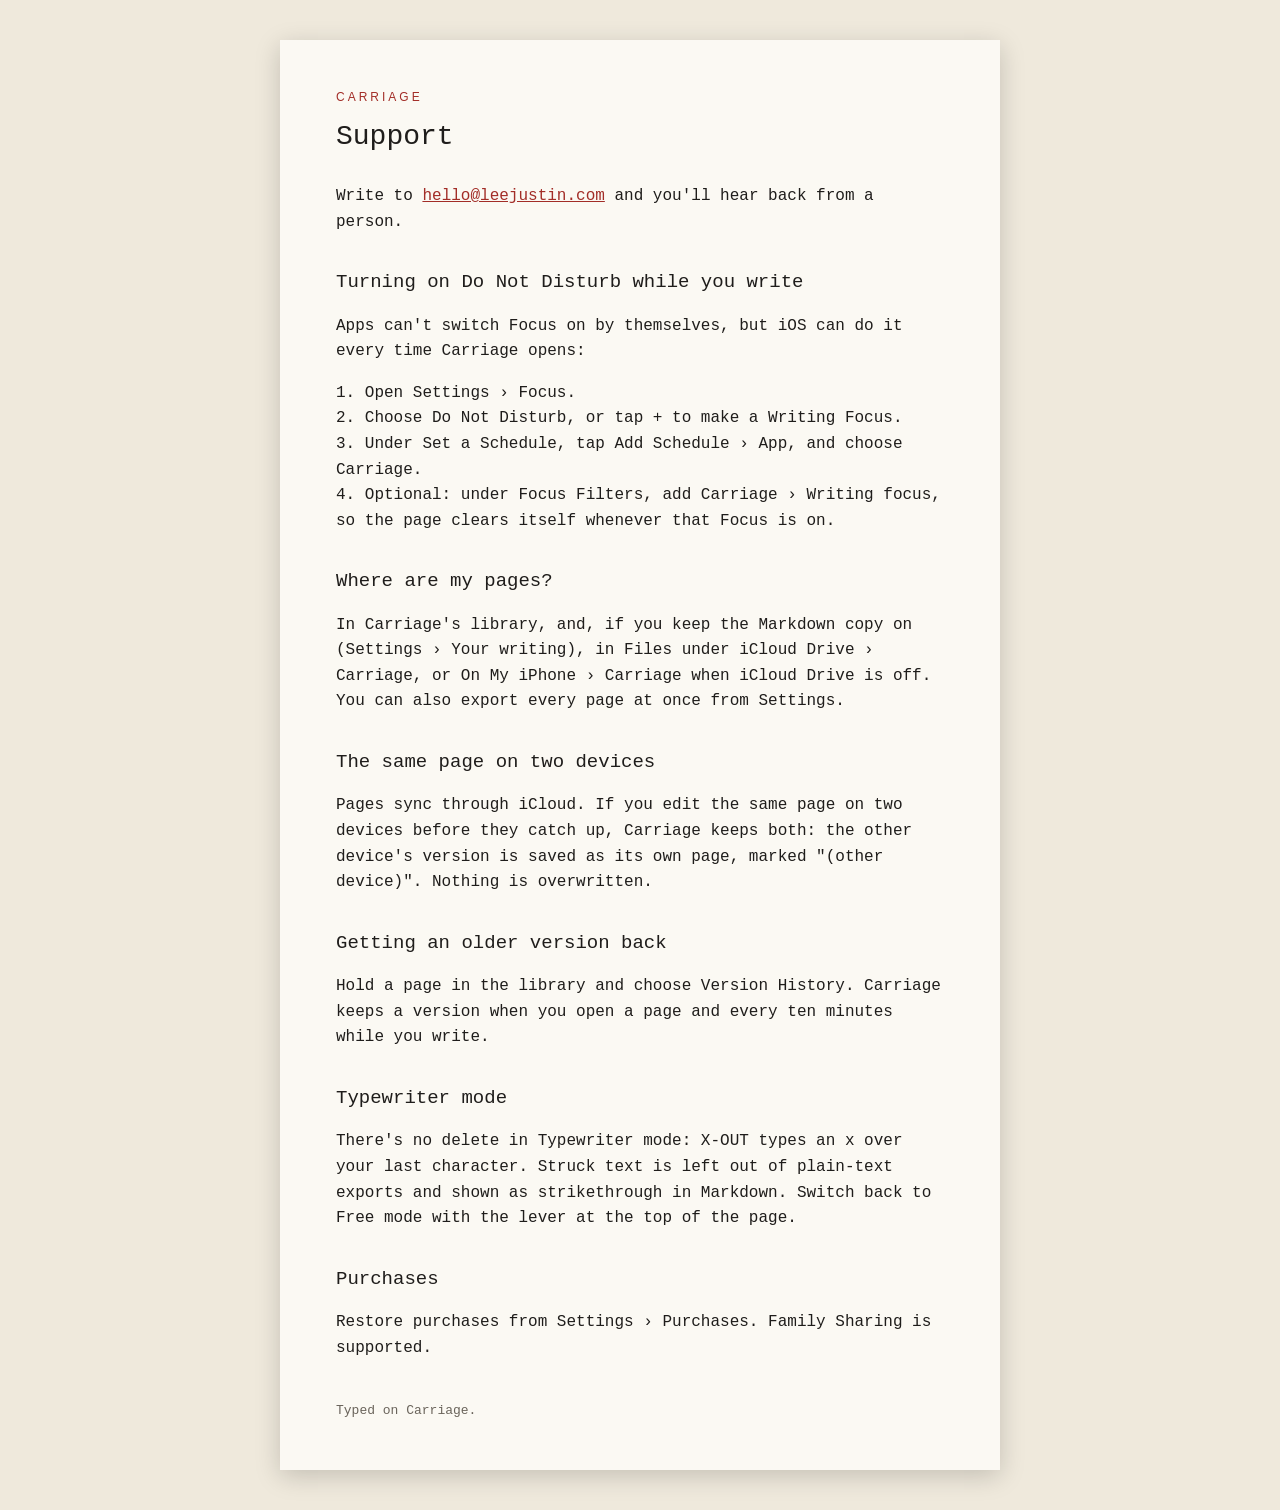
<file: docs/site/support.html>
<!doctype html>
<html lang="en">
<head>
<meta charset="utf-8">
<meta name="viewport" content="width=device-width, initial-scale=1">
<title>Carriage Support</title>
<link rel="stylesheet" href="style.css">
</head>
<body>
<main>
<div class="kicker">Carriage</div>
<h1>Support</h1>

<p>Write to <a href="mailto:hello@leejustin.com">hello@leejustin.com</a> and you'll hear back from a person.</p>

<h2>Turning on Do Not Disturb while you write</h2>
<p>Apps can't switch Focus on by themselves, but iOS can do it every time Carriage opens:</p>
<p>1. Open Settings › Focus.<br>
2. Choose Do Not Disturb, or tap + to make a Writing Focus.<br>
3. Under Set a Schedule, tap Add Schedule › App, and choose Carriage.<br>
4. Optional: under Focus Filters, add Carriage › Writing focus, so the page clears itself whenever that Focus is on.</p>

<h2>Where are my pages?</h2>
<p>In Carriage's library, and, if you keep the Markdown copy on (Settings › Your writing), in Files under iCloud Drive › Carriage, or On My iPhone › Carriage when iCloud Drive is off. You can also export every page at once from Settings.</p>

<h2>The same page on two devices</h2>
<p>Pages sync through iCloud. If you edit the same page on two devices before they catch up, Carriage keeps both: the other device's version is saved as its own page, marked "(other device)". Nothing is overwritten.</p>

<h2>Getting an older version back</h2>
<p>Hold a page in the library and choose Version History. Carriage keeps a version when you open a page and every ten minutes while you write.</p>

<h2>Typewriter mode</h2>
<p>There's no delete in Typewriter mode: X-OUT types an x over your last character. Struck text is left out of plain-text exports and shown as strikethrough in Markdown. Switch back to Free mode with the lever at the top of the page.</p>

<h2>Purchases</h2>
<p>Restore purchases from Settings › Purchases. Family Sharing is supported.</p>

<footer>Typed on Carriage.</footer>
</main>
</body>
</html>
</file>
<file: web/style.css>
:root { --paper: #fbf9f3; --ink: #1f1d1b; --soft: #6a645b; --ribbon: #a22d27; --desk: #efe9dc; }
@media (prefers-color-scheme: dark) { :root { --desk: #1d1a17; } }
* { box-sizing: border-box; }
body { margin: 0; background: var(--desk); font-family: "Courier Prime", "Courier New", Courier, monospace; color: var(--ink); line-height: 1.6; }
main { max-width: 720px; margin: 40px auto; padding: 48px 56px; background: var(--paper); box-shadow: 0 6px 24px rgba(0,0,0,.18); }
@media (max-width: 760px) { main { margin: 0; padding: 32px 20px; box-shadow: none; } }
.kicker { font-family: Futura, "Trebuchet MS", sans-serif; letter-spacing: .25em; font-size: 12px; color: var(--ribbon); text-transform: uppercase; }
h1 { font-weight: normal; font-size: 28px; margin: 8px 0 24px; }
h2 { font-weight: normal; font-size: 19px; margin-top: 32px; }
a { color: var(--ribbon); }
.soft { color: var(--soft); }
footer { margin-top: 40px; font-size: 13px; color: var(--soft); }
</file>
<file: docs/site/style.css>
:root { --paper: #fbf9f3; --ink: #1f1d1b; --soft: #6a645b; --ribbon: #a22d27; --desk: #efe9dc; }
@media (prefers-color-scheme: dark) { :root { --desk: #1d1a17; } }
* { box-sizing: border-box; }
body { margin: 0; background: var(--desk); font-family: "Courier Prime", "Courier New", Courier, monospace; color: var(--ink); line-height: 1.6; }
main { max-width: 720px; margin: 40px auto; padding: 48px 56px; background: var(--paper); box-shadow: 0 6px 24px rgba(0,0,0,.18); }
@media (max-width: 760px) { main { margin: 0; padding: 32px 20px; box-shadow: none; } }
.kicker { font-family: Futura, "Trebuchet MS", sans-serif; letter-spacing: .25em; font-size: 12px; color: var(--ribbon); text-transform: uppercase; }
h1 { font-weight: normal; font-size: 28px; margin: 8px 0 24px; }
h2 { font-weight: normal; font-size: 19px; margin-top: 32px; }
a { color: var(--ribbon); }
.soft { color: var(--soft); }
footer { margin-top: 40px; font-size: 13px; color: var(--soft); }
</file>
